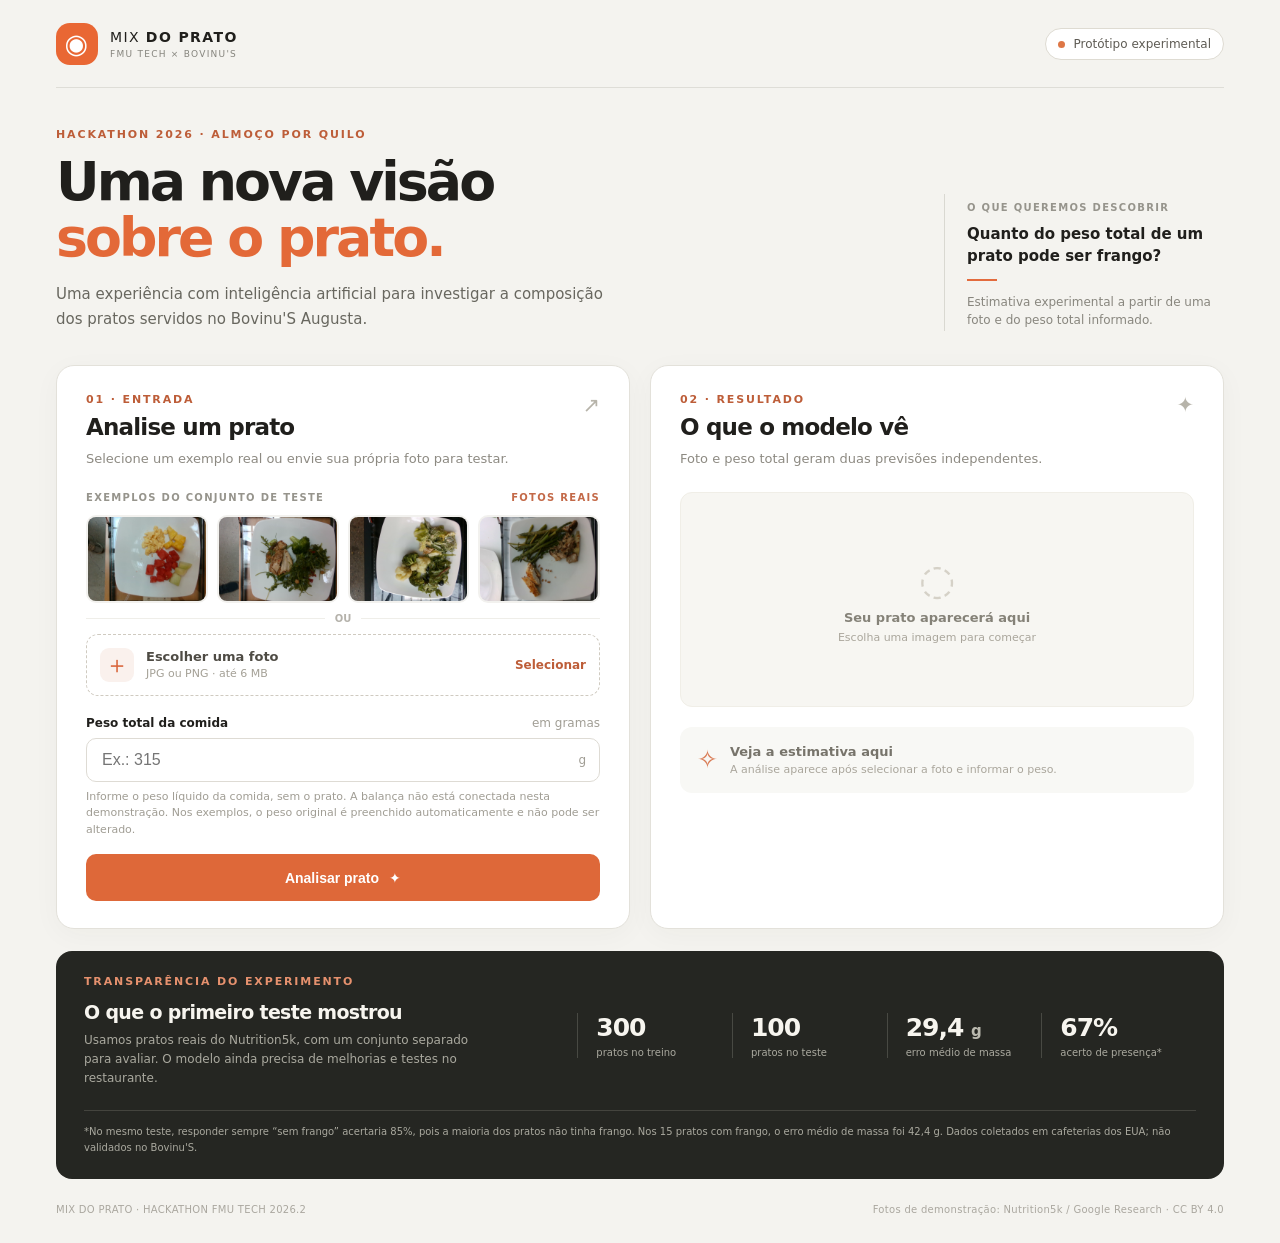
<file: docs/index.html>
<!doctype html>
<html lang="pt-BR">
<head>
  <meta charset="utf-8"><meta name="viewport" content="width=device-width, initial-scale=1">
  <title>Mix do Prato · Bovinu'S</title><link rel="stylesheet" href="style.css">
</head>
<body>
  <div class="shell">
    <header class="topbar"><div class="brand"><span class="brand-mark">◉</span><span>MIX <strong>DO PRATO</strong><small>FMU TECH × BOVINU'S</small></span></div><span class="chip"><span class="dot"></span> Protótipo experimental</span></header>
    <main>
      <div class="intro"><div><p class="eyebrow">HACKATHON 2026 · ALMOÇO POR QUILO</p><h1>Uma nova visão<br><span>sobre o prato.</span></h1><p class="lead">Uma experiência com inteligência artificial para investigar a composição dos pratos servidos no Bovinu'S Augusta.</p></div><div class="intro-note"><span class="mini-label">O QUE QUEREMOS DESCOBRIR</span><p>Quanto do peso total de um prato pode ser frango?</p><span class="rule"></span><small>Estimativa experimental a partir de uma foto e do peso total informado.</small></div></div>
      <div class="main-grid">
        <section class="panel input-panel"><div class="panel-head"><div><p class="eyebrow">01 · ENTRADA</p><h2>Analise um prato</h2></div><span class="panel-symbol">↗</span></div><p class="sub">Selecione um exemplo real ou envie sua própria foto para testar.</p>
          <div class="examples-title">EXEMPLOS DO CONJUNTO DE TESTE <span>FOTOS REAIS</span></div>
          <div class="samples" id="samples" aria-label="Exemplos de pratos"></div>
          <div class="divider"><span>OU</span></div>
          <label class="upload" id="upload-label" for="photo"><span class="upload-icon">＋</span><span><strong>Escolher uma foto</strong><small>JPG ou PNG · até 6 MB</small></span><span class="upload-action">Selecionar</span></label><input type="file" id="photo" accept="image/png,image/jpeg" hidden>
          <label class="field-label" for="mass">Peso total da comida <span>em gramas</span></label><div class="input-wrap"><input id="mass" type="number" min="1" max="10000" step="0.1" placeholder="Ex.: 315" required><span>g</span></div><p class="hint">Informe o peso líquido da comida, sem o prato. A balança não está conectada nesta demonstração. Nos exemplos, o peso original é preenchido automaticamente e não pode ser alterado.</p>
          <button id="analyze" class="primary">Analisar prato <span>✦</span></button><p id="error" class="error" role="alert"></p>
        </section>
        <section class="panel output-panel"><div class="panel-head"><div><p class="eyebrow">02 · RESULTADO</p><h2>O que o modelo vê</h2></div><span class="panel-symbol">✦</span></div><p class="sub">Foto e peso total geram duas previsões independentes.</p>
          <div class="image-stage" id="image-stage"><div class="empty" id="empty"><span class="empty-icon">◌</span><strong>Seu prato aparecerá aqui</strong><small>Escolha uma imagem para começar</small></div><img id="preview" alt="Foto do prato selecionado" hidden><span class="image-tag" id="image-tag" hidden>FOTO DO PRATO</span></div>
          <div id="results" class="results" hidden aria-live="polite"><div class="result-title"><span class="result-icon">✦</span><div><small>ESTIMATIVA DE FRANGO</small><strong><span id="estimate">—</span> <em>g</em></strong></div><span id="reference" class="reference" hidden></span></div><div class="result-details"><div><small>CLASSIFICAÇÃO DE PRESENÇA</small><strong id="presence">—</strong></div><div><small>PROPORÇÃO ESTIMADA</small><strong id="proportion">—</strong></div></div><p class="model-warning">Modelos independentes: a presença e o peso estimados podem divergir. O resultado não é uma medição. No navegador, o cálculo pode diferir da versão em Python.</p></div>
          <div id="placeholder" class="placeholder"><span class="placeholder-icon">✧</span><div><strong>Veja a estimativa aqui</strong><small>A análise aparece após selecionar a foto e informar o peso.</small></div></div>
        </section>
      </div>
      <section class="insight"><div><p class="eyebrow">TRANSPARÊNCIA DO EXPERIMENTO</p><h2>O que o primeiro teste mostrou</h2><p>Usamos pratos reais do Nutrition5k, com um conjunto separado para avaliar. O modelo ainda precisa de melhorias e testes no restaurante.</p></div><div class="metrics"><div><strong>300</strong><span>pratos no treino</span></div><div><strong>100</strong><span>pratos no teste</span></div><div><strong>29,4 <em>g</em></strong><span>erro médio de massa</span></div><div><strong>67%</strong><span>acerto de presença*</span></div></div><p class="insight-foot">*No mesmo teste, responder sempre “sem frango” acertaria 85%, pois a maioria dos pratos não tinha frango. Nos 15 pratos com frango, o erro médio de massa foi 42,4 g. Dados coletados em cafeterias dos EUA; não validados no Bovinu'S.</p></section>
    </main><footer><span>MIX DO PRATO · HACKATHON FMU TECH 2026.2</span><span>Fotos de demonstração: Nutrition5k / Google Research · CC BY 4.0</span></footer>
  </div><script src="inference.js" defer></script><script src="app.js" defer></script>
</body></html>
</file>
<file: docs/style.css>
*{box-sizing:border-box} :root{font-family:Inter,ui-sans-serif,system-ui,-apple-system,BlinkMacSystemFont,"Segoe UI",sans-serif;color:#201f1c;background:#f4f3ef;font-synthesis:none} body{margin:0} .shell{max-width:1440px;margin:auto;padding:0 56px} .topbar{height:88px;display:flex;align-items:center;justify-content:space-between;border-bottom:1px solid #deddd7} .brand{display:flex;align-items:center;gap:12px;font-size:14px;letter-spacing:.1em;font-weight:500}.brand strong{font-weight:850}.brand small{display:block;font-size:9px;letter-spacing:.14em;color:#85847d;margin-top:4px}.brand-mark{display:grid;place-items:center;width:42px;height:42px;border-radius:14px;background:#e96734;color:white;font-size:27px}.chip{font-size:12px;padding:8px 12px;border:1px solid #dedbd2;background:#fff;border-radius:30px;color:#5e5b54}.dot{display:inline-block;width:7px;height:7px;border-radius:50%;background:#de7746;margin-right:5px}main{padding:40px 0 0}.intro{display:flex;justify-content:space-between;align-items:flex-end;gap:40px;margin-bottom:34px}.eyebrow{font-size:11px;letter-spacing:.17em;font-weight:800;color:#bd5d38;margin:0 0 13px}h1{font-size:clamp(38px,4.2vw,62px);line-height:1.04;letter-spacing:-.055em;margin:0;font-weight:720}h1 span{color:#e36938}.lead{font-size:15px;line-height:1.65;color:#68675f;max-width:570px;margin:16px 0 0}.intro-note{width:280px;flex:none;border-left:1px solid #d9d8d1;padding:2px 0 2px 22px}.mini-label,.examples-title{font-size:10px;letter-spacing:.13em;font-weight:800;color:#96948c}.intro-note p{font-size:15px;line-height:1.45;font-weight:650;margin:9px 0}.intro-note small{color:#88867e;line-height:1.5;display:block;font-size:12px}.rule{display:block;width:30px;height:2px;background:#e36b3d;margin:12px 0}.main-grid{display:grid;grid-template-columns:1fr 1fr;gap:20px}.panel{border:1px solid #e3e1da;background:#fff;border-radius:18px;padding:27px 29px;box-shadow:0 6px 28px rgba(50,44,31,.035)}.panel-head{display:flex;justify-content:space-between;align-items:flex-start}.panel-head .eyebrow{margin-bottom:8px}h2{font-size:23px;letter-spacing:-.035em;margin:0}.panel-symbol{color:#b7b4aa;font-size:21px}.sub{font-size:13px;color:#8d8a82;margin:9px 0 23px;line-height:1.5}.examples-title{display:flex;justify-content:space-between;margin-bottom:12px}.examples-title span{color:#c36948}.samples{display:grid;grid-template-columns:repeat(4,1fr);gap:9px}.sample{border:2px solid transparent;padding:0;background:#f2f1ee;border-radius:10px;overflow:hidden;cursor:pointer;height:88px}.sample:hover,.sample.active{border-color:#e36b3d}.sample img{height:100%;width:100%;object-fit:cover}.divider{height:31px;display:flex;align-items:center;gap:10px;color:#b5b2ab;font-size:10px;font-weight:700}.divider:before,.divider:after{content:"";height:1px;flex:1;background:#efeee9}.upload{display:flex;align-items:center;gap:12px;padding:13px;border:1px dashed #cfcac0;border-radius:12px;cursor:pointer;color:#4e4b44}.upload:hover{border-color:#e36b3d;background:#fffaf8}.upload-icon{display:grid;place-items:center;border-radius:9px;background:#faf1ed;color:#d9653b;width:34px;height:34px;font-size:24px}.upload strong,.upload small{display:block}.upload strong{font-size:13px}.upload small{font-size:11px;color:#a4a096;margin-top:3px}.upload-action{margin-left:auto;font-size:12px;color:#bd5d38;font-weight:700}.field-label{display:flex;justify-content:space-between;font-size:12px;font-weight:700;margin:20px 0 8px}.field-label span{font-weight:400;color:#a19e95}.input-wrap{height:44px;border:1px solid #dedbd4;border-radius:10px;display:flex;align-items:center;padding:0 13px}.input-wrap input{width:100%;border:0;outline:0;font-size:16px;color:#302d28;background:transparent}.input-wrap:focus-within{border-color:#e36b3d}.input-wrap span{font-size:12px;color:#a19e95}.hint{font-size:11px;line-height:1.5;color:#a09d94;margin:7px 0 16px}.primary{border:0;background:#de6839;color:#fff;border-radius:10px;width:100%;height:47px;font-size:14px;font-weight:750;cursor:pointer;display:flex;align-items:center;justify-content:center;gap:10px}.primary:hover{background:#c6572d}.primary:disabled{opacity:.65;cursor:wait}.error{font-size:12px;color:#b43c2c;margin:8px 0 0}.error:empty{display:none}.image-stage{position:relative;height:215px;border-radius:12px;background:#f7f6f2;border:1px solid #f0eee7;overflow:hidden;display:grid;place-items:center}.image-stage img{width:100%;height:100%;object-fit:contain}.empty{text-align:center;color:#aaa69c;display:flex;flex-direction:column;align-items:center;gap:6px}.empty strong{font-size:13px;color:#858278}.empty small{font-size:11px}.empty-icon{font-size:42px;color:#d5d1c7}.image-tag{position:absolute;top:12px;left:12px;background:#fff;padding:6px 8px;border-radius:5px;font-size:9px;letter-spacing:.1em;font-weight:800;color:#6c675e}.placeholder{display:flex;align-items:center;gap:12px;margin-top:20px;background:#f8f8f5;padding:17px;border-radius:12px;color:#77746b}.placeholder-icon{font-size:25px;color:#d97b54}.placeholder strong,.placeholder small{display:block}.placeholder strong{font-size:13px}.placeholder small{font-size:11px;margin-top:4px;color:#aaa69c}.results{margin-top:17px}.result-title{display:flex;align-items:center;gap:12px}.result-icon{display:grid;place-items:center;width:40px;height:40px;background:#fcf1eb;color:#d95d33;border-radius:11px;font-size:22px}.result-title small,.result-details small{display:block;font-size:9px;letter-spacing:.1em;color:#99968d;font-weight:800}.result-title strong{font-size:29px;letter-spacing:-.04em}.result-title em,.metrics em{font-style:normal;font-size:15px;color:#8f8b83}.reference{margin-left:auto;background:#f4f3ee;border-radius:8px;padding:8px;font-size:11px;color:#746d61}.result-details{margin-top:13px;padding-top:13px;border-top:1px solid #eeece6;display:grid;grid-template-columns:1fr 1fr;gap:10px}.result-details strong{font-size:14px;display:block;margin-top:5px}.model-warning{color:#9a735f;font-size:11px;line-height:1.45;margin:11px 0 0}.insight{margin:22px 0 20px;border-radius:16px;background:#252622;color:#f7f5ef;padding:24px 28px;display:grid;grid-template-columns:1fr 1.35fr;gap:15px 35px}.insight .eyebrow{color:#e6916e}.insight h2{font-size:19px}.insight p:not(.eyebrow):not(.insight-foot){font-size:12px;color:#aaa99f;line-height:1.55;max-width:390px;margin:8px 0}.metrics{display:grid;grid-template-columns:repeat(4,1fr);align-items:center}.metrics div{border-left:1px solid #484943;padding-left:18px}.metrics strong{display:block;font-size:25px;letter-spacing:-.04em}.metrics em{color:#bab9af}.metrics span{display:block;margin-top:5px;color:#aaa99f;font-size:10px}.insight-foot{grid-column:1/-1;border-top:1px solid #44443e;padding-top:13px;margin:0;color:#aaa99f;font-size:10px;line-height:1.55}footer{display:flex;justify-content:space-between;gap:20px;color:#aaa79f;font-size:10px;letter-spacing:.03em;padding:5px 0 28px} [hidden]{display:none!important}@media(max-width:800px){.shell{padding:0 20px}.intro{display:block}.intro-note{width:auto;margin-top:22px}.main-grid{grid-template-columns:1fr}.insight{grid-template-columns:1fr}.insight-foot{grid-column:auto}.metrics{gap:8px}.metrics div{padding-left:9px}.metrics strong{font-size:21px}footer{display:block}footer span{display:block;margin:8px 0}}@media(max-width:420px){.samples{gap:5px}.sample{height:68px}.panel{padding:22px 18px}.chip{font-size:10px}.brand-mark{width:34px;height:34px}.brand{font-size:12px}.metrics{grid-template-columns:repeat(2,1fr);gap:16px}}
.image-stage img {
  position: absolute;
  inset: 0;
  width: 100%;
  height: 100%;
  object-fit: contain;
}
</file>
